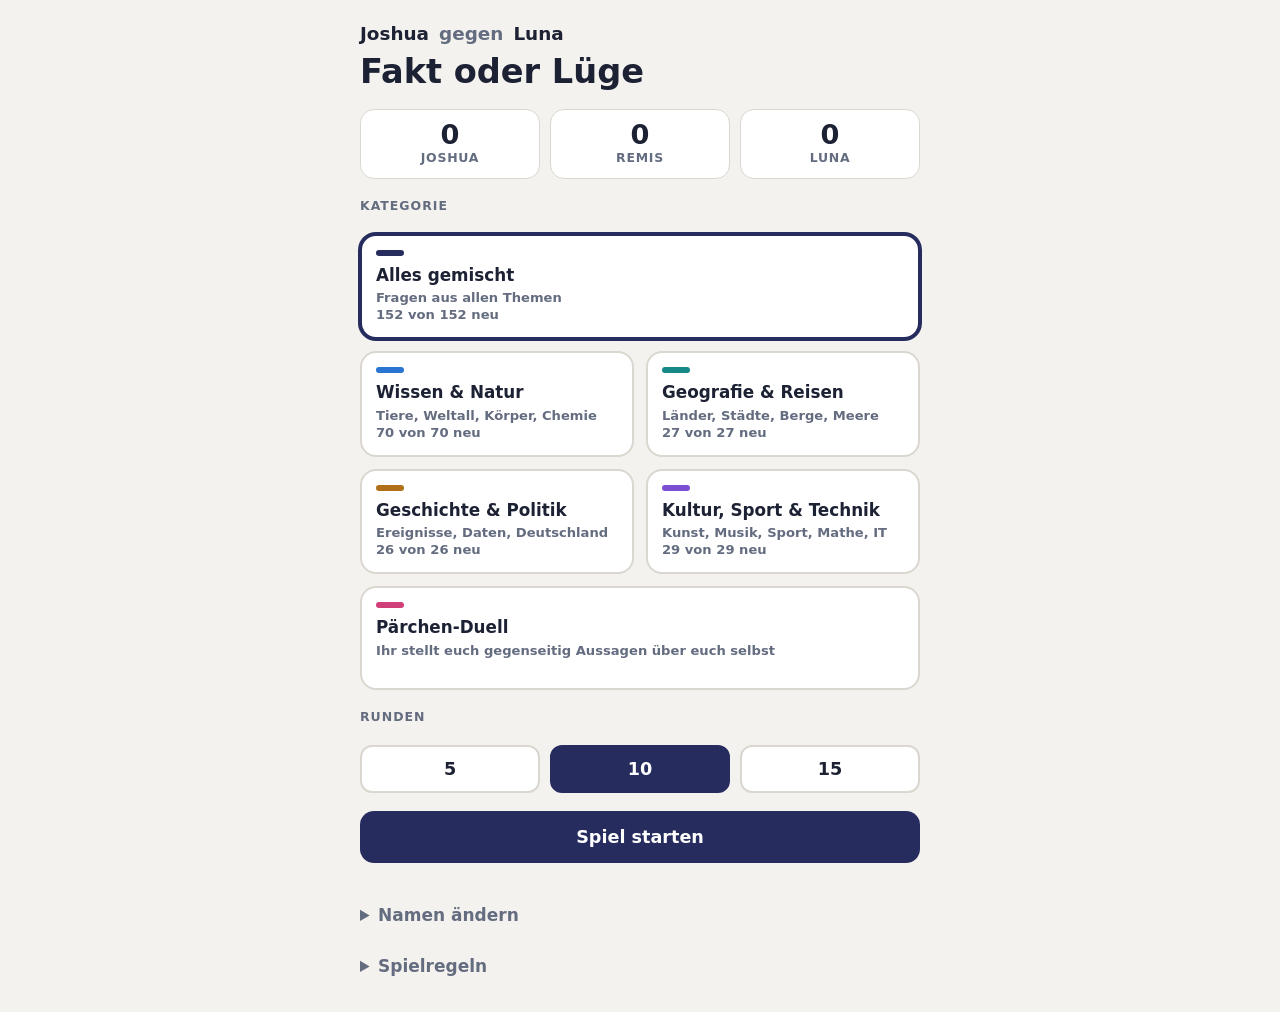
<file: fakt-oder-luege-app/index.html>
<!doctype html>
<html lang="de">
<head>
<meta charset="utf-8">
<meta name="viewport" content="width=device-width, initial-scale=1, viewport-fit=cover">
<title>Fakt oder Lüge</title>
<meta name="theme-color" content="#262c5e">
<meta name="apple-mobile-web-app-capable" content="yes">
<meta name="mobile-web-app-capable" content="yes">
<meta name="apple-mobile-web-app-status-bar-style" content="black-translucent">
<meta name="apple-mobile-web-app-title" content="Fakt/Lüge">
<link rel="apple-touch-icon" href="icons/icon-180.png">
<link rel="icon" type="image/png" href="icons/icon-192.png">
<link rel="manifest" href="manifest.webmanifest">
<link rel="stylesheet" href="styles.css">
</head>
<body>
<main id="app"></main>
<script src="questions.js"></script>
<script src="app.js"></script>
</body>
</html>
</file>
<file: fakt-oder-luege-app/styles.css>
/* Layout: eine Spalte, ein Schritt pro Bildschirm. Das Gerät wird zwischen Joshua und Luna weitergereicht. */
:root {
  --bg: #f4f2ee;
  --panel: #ffffff;
  --fg: #1c2133;
  --muted: #646c80;
  --line: #dad7d0;
  --brand: #262c5e;
  --brand-fg: #ffffff;
  --fact: #17835a;
  --fact-bg: #dcf2e8;
  --lie: #d2412b;
  --lie-bg: #fbe2dc;
  --c-wissen: #2a74d1;
  --c-geo: #17888a;
  --c-his: #b0701a;
  --c-allg: #7a4fd1;
  --c-paar: #d03f78;
  --c-mix: #262c5e;
  --display: ui-rounded, "SF Pro Rounded", "Avenir Next", "Trebuchet MS", system-ui, sans-serif;
  --body: -apple-system, system-ui, "Segoe UI", Roboto, sans-serif;
}
@media (prefers-color-scheme: dark) {
  :root {
    --bg: #11141c; --panel: #1b2030; --fg: #eef0f6; --muted: #99a2b6; --line: #2c3345;
    --brand: #8d98ff; --brand-fg: #11141c;
    --fact: #3fcf9f; --fact-bg: #123328; --lie: #ff7e63; --lie-bg: #3b1d17;
    --c-wissen: #6ea8ff; --c-geo: #3fc7c9; --c-his: #e7a24a; --c-allg: #b196ff; --c-paar: #ff7aac; --c-mix: #8d98ff;
    color-scheme: dark;
  }
}
* { box-sizing: border-box; -webkit-tap-highlight-color: transparent; }
html { -webkit-text-size-adjust: 100%; }
body {
  margin: 0; background: var(--bg); color: var(--fg); font: 17px/1.5 var(--body);
  padding: calc(env(safe-area-inset-top, 0px) + 16px) calc(env(safe-area-inset-right, 0px) + 16px) calc(env(safe-area-inset-bottom, 0px) + 28px) calc(env(safe-area-inset-left, 0px) + 16px);
  min-height: 100vh; user-select: none; -webkit-user-select: none;
}
textarea, input { user-select: text; -webkit-user-select: text; }
main { max-width: 560px; margin: 0 auto; display: flex; flex-direction: column; gap: 18px; }
h1, h2, h3 { font-family: var(--display); font-weight: 800; line-height: 1.1; margin: 0; text-wrap: balance; }
h1 { font-size: 2.1rem; } h2 { font-size: 1.5rem; } h3 { font-size: 1.05rem; }
p { margin: 0; }
.muted { color: var(--muted); }
.label { font-size: .78rem; letter-spacing: .08em; text-transform: uppercase; color: var(--muted); font-weight: 600; }
.card { background: var(--panel); border: 1px solid var(--line); border-radius: 16px; padding: 20px; display: flex; flex-direction: column; gap: 16px; min-width: 0; }
.row { display: flex; gap: 12px; flex-wrap: wrap; }
.row > * { flex: 1 1 140px; }
.topbar { display: flex; justify-content: space-between; align-items: center; gap: 12px; }
.link { background: none; color: var(--muted); padding: 6px 0; font-size: .95rem; font-weight: 600; flex: 0 0 auto; }

/* Start */
.hero { display: flex; flex-direction: column; gap: 6px; padding-top: 4px; }
.vs { display: flex; align-items: center; gap: 10px; font-family: var(--display); font-weight: 800; font-size: 1.15rem; color: var(--muted); }
.vs b { color: var(--fg); }
.record { display: flex; gap: 10px; }
.record > div { flex: 1; background: var(--panel); border: 1px solid var(--line); border-radius: 14px; padding: 10px 12px; text-align: center; min-width: 0; }
.record b { display: block; font-family: var(--display); font-size: 1.7rem; font-variant-numeric: tabular-nums; line-height: 1.1; }
.record span { font-size: .78rem; color: var(--muted); text-transform: uppercase; letter-spacing: .06em; font-weight: 600; display: block; overflow: hidden; text-overflow: ellipsis; white-space: nowrap; }
.cats { display: grid; grid-template-columns: repeat(2, minmax(0, 1fr)); gap: 12px; }
.cat { text-align: left; background: var(--panel); border: 2px solid var(--line); border-radius: 16px; padding: 14px; display: flex; flex-direction: column; gap: 4px; color: var(--fg); min-height: 104px; }
.cat i { display: block; width: 28px; height: 6px; border-radius: 3px; background: var(--c); margin-bottom: 6px; }
.cat strong { font-family: var(--display); font-size: 1.05rem; line-height: 1.15; }
.cat small { color: var(--muted); font-size: .82rem; line-height: 1.3; }
.cat[aria-pressed="true"] { border-color: var(--c); box-shadow: 0 0 0 2px var(--c); }
.cat.wide { grid-column: span 2; }
.chips { display: flex; gap: 10px; }
.chip { flex: 1; background: var(--panel); border: 2px solid var(--line); padding: 12px; border-radius: 12px; font-weight: 700; color: var(--fg); }
.chip[aria-pressed="true"] { border-color: var(--brand); background: var(--brand); color: var(--brand-fg); }

/* Spiel */
.score { display: flex; gap: 12px; }
.score > div { flex: 1; min-width: 0; background: var(--panel); border: 1px solid var(--line); border-radius: 14px; padding: 10px 14px; display: flex; justify-content: space-between; align-items: baseline; gap: 8px; }
.score .on { border-color: var(--brand); box-shadow: 0 0 0 2px var(--brand); }
.score b { font-family: var(--display); font-size: 1.8rem; font-variant-numeric: tabular-nums; }
.score span { overflow: hidden; text-overflow: ellipsis; white-space: nowrap; font-weight: 600; }
.score small { display: block; font-size: .72rem; color: var(--c-his); font-weight: 700; letter-spacing: .04em; }
.progress { height: 6px; background: var(--line); border-radius: 3px; overflow: hidden; }
.progress i { display: block; height: 100%; background: var(--brand); transition: width .3s; }
.tag { display: inline-flex; align-items: center; gap: 8px; }
.tag::before { content: ""; width: 10px; height: 10px; border-radius: 50%; background: var(--c, var(--brand)); }
.statement { font-family: var(--display); font-weight: 700; font-size: 1.5rem; line-height: 1.25; text-wrap: balance; }
button { font: 700 1.1rem var(--body); border: 0; border-radius: 14px; padding: 16px 18px; cursor: pointer; color: var(--fg); background: var(--line); touch-action: manipulation; }
button:active { transform: scale(.98); }
button:focus-visible, textarea:focus-visible { outline: 3px solid var(--brand); outline-offset: 2px; }
.b-fact { background: var(--fact); color: #fff; }
.b-lie { background: var(--lie); color: #fff; }
.b-main { background: var(--brand); color: var(--brand-fg); }
.b-ghost { background: transparent; border: 1px solid var(--line); }
textarea { font: inherit; font-size: 17px; width: 100%; min-height: 96px; padding: 12px 14px; border-radius: 12px; border: 1px solid var(--line); background: var(--bg); color: var(--fg); resize: vertical; }
.impulse { background: var(--bg); border: 1px dashed var(--c-paar); border-radius: 12px; padding: 12px 14px; display: flex; flex-direction: column; gap: 8px; }
.impulse p { font-weight: 600; }
.pass { text-align: center; padding-block: 40px; align-items: center; }
.pass h2 span { color: var(--brand); }
.lock { width: 56px; height: 56px; border-radius: 50%; background: var(--brand); display: grid; place-items: center; }
.lock svg { width: 26px; height: 26px; fill: none; stroke: var(--brand-fg); stroke-width: 2.4; stroke-linecap: round; stroke-linejoin: round; }
.verdict { font-family: var(--display); font-weight: 800; font-size: 2rem; }
.v-fact { color: var(--fact); } .v-lie { color: var(--lie); }
.result { display: flex; gap: 10px; flex-wrap: wrap; }
.result > div { flex: 1 1 140px; border-radius: 12px; padding: 12px 14px; font-weight: 700; }
.ok { background: var(--fact-bg); color: var(--fact); }
.no { background: var(--lie-bg); color: var(--lie); }
.expl { border-left: 4px solid var(--line); padding-left: 12px; color: var(--muted); }
.field { display: flex; flex-direction: column; gap: 6px; }
.field input { font: inherit; font-size: 17px; padding: 12px 14px; border-radius: 12px; border: 1px solid var(--line); background: var(--bg); color: var(--fg); width: 100%; }
details summary { color: var(--muted); font-weight: 600; cursor: pointer; padding: 4px 0; }
details > .card { margin-top: 10px; }
.winner { font-size: 2.3rem; }
.review { display: flex; flex-direction: column; gap: 10px; text-align: left; align-self: stretch; }
.review li { margin-left: 18px; }
.review ul { margin: 0; padding: 0; display: flex; flex-direction: column; gap: 6px; }
.bar { display: flex; flex-direction: column; gap: 4px; align-self: stretch; text-align: left; }
@media (prefers-reduced-motion: reduce) { * { transition: none !important; animation: none !important; } }
</file>
